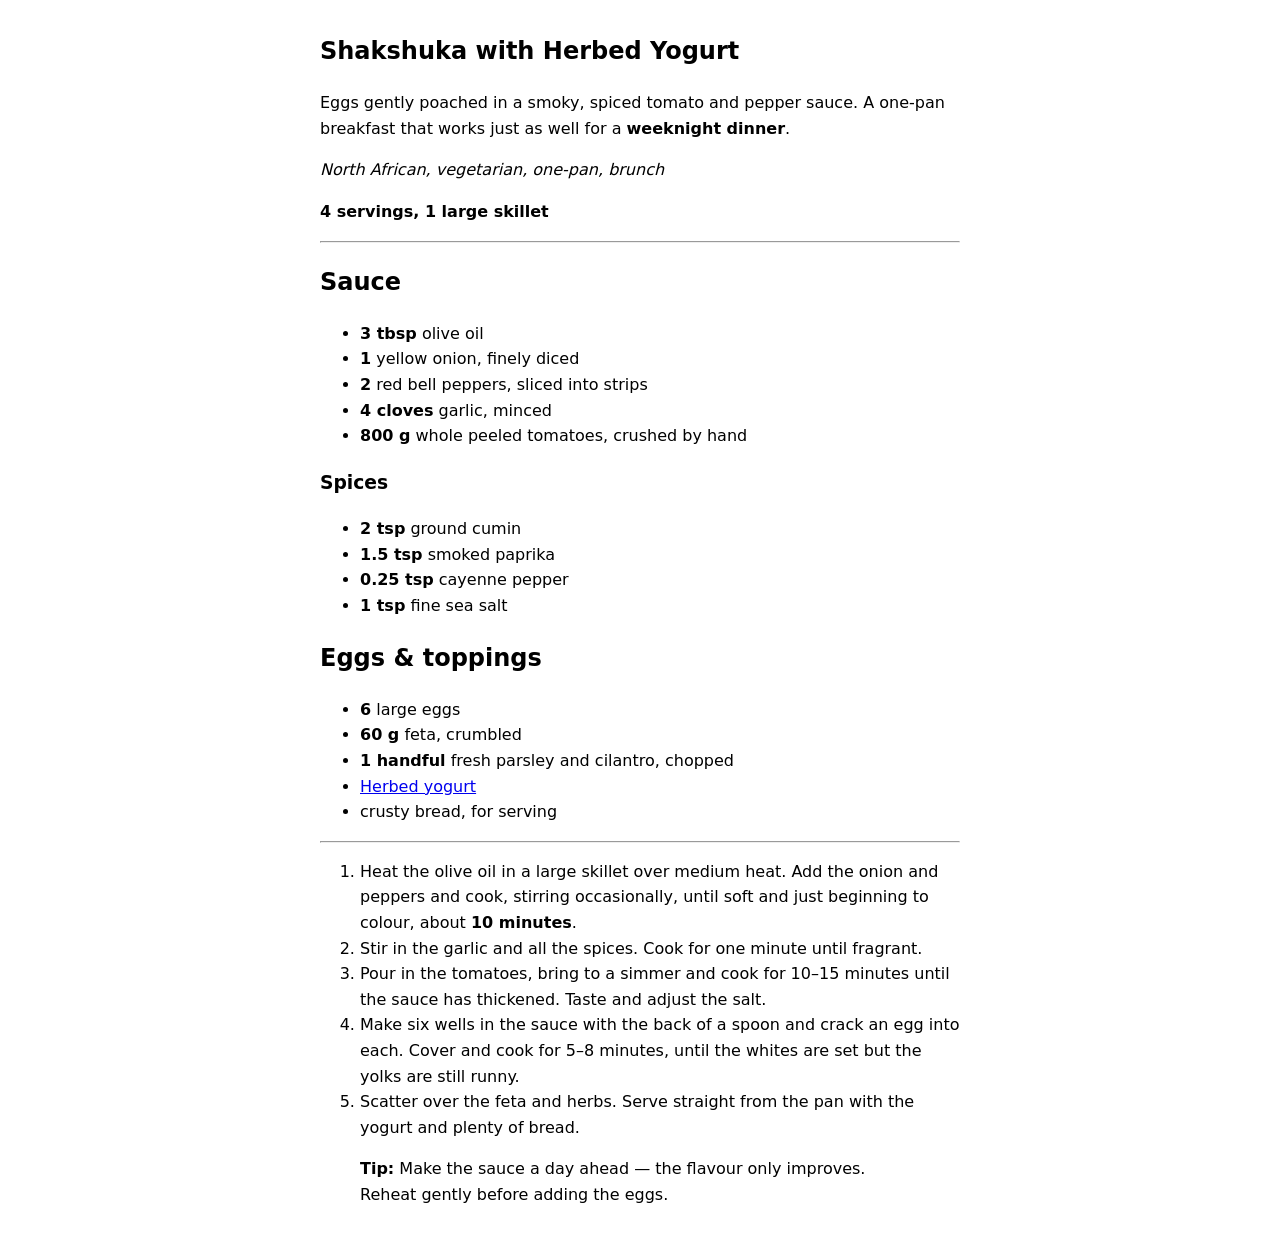
<file: examples/styles/preview/01-minimal.html>
<!DOCTYPE html>
<html lang="en">
<head>
<meta charset="utf-8">
<meta name="viewport" content="width=device-width, initial-scale=1">
<title>recipemd — 01-minimal</title>
<link rel="stylesheet" href="../01-minimal.css">
</head>
<body>
<article class="recipemd-recipe">
<h1 class="recipemd-title">Shakshuka with Herbed Yogurt</h1>
<div class="recipemd-preamble">
  <div class="recipemd-description"><p>Eggs gently poached in a smoky, spiced tomato and pepper sauce. A one-pan
breakfast that works just as well for a <strong>weeknight dinner</strong>.</p>
</div>
  <p class="recipemd-tags"><em>North African, vegetarian, one-pan, brunch</em></p>
  <p class="recipemd-yields"><strong>4 servings, 1 large skillet</strong></p>
</div>
<hr class="recipemd-separator">
<section class="recipemd-ingredients">
<div class="recipemd-ingredient-group">
<h2 class="recipemd-group-title">Sauce</h2>
<ul class="recipemd-ingredient-list">
<li class="recipemd-ingredient"><em class="recipemd-amount">3 tbsp</em> <span class="recipemd-ingredient-name">olive oil</span>
  </li>
<li class="recipemd-ingredient"><em class="recipemd-amount">1</em> <span class="recipemd-ingredient-name">yellow onion, finely diced</span>
  </li>
<li class="recipemd-ingredient"><em class="recipemd-amount">2</em> <span class="recipemd-ingredient-name">red bell peppers, sliced into strips</span>
  </li>
<li class="recipemd-ingredient"><em class="recipemd-amount">4 cloves</em> <span class="recipemd-ingredient-name">garlic, minced</span>
  </li>
<li class="recipemd-ingredient"><em class="recipemd-amount">800 g</em> <span class="recipemd-ingredient-name">whole peeled tomatoes, crushed by hand</span>
  </li>
</ul>
<div class="recipemd-ingredient-group">
<h3 class="recipemd-group-title">Spices</h3>
<ul class="recipemd-ingredient-list">
<li class="recipemd-ingredient"><em class="recipemd-amount">2 tsp</em> <span class="recipemd-ingredient-name">ground cumin</span>
  </li>
<li class="recipemd-ingredient"><em class="recipemd-amount">1.5 tsp</em> <span class="recipemd-ingredient-name">smoked paprika</span>
  </li>
<li class="recipemd-ingredient"><em class="recipemd-amount">0.25 tsp</em> <span class="recipemd-ingredient-name">cayenne pepper</span>
  </li>
<li class="recipemd-ingredient"><em class="recipemd-amount">1 tsp</em> <span class="recipemd-ingredient-name">fine sea salt</span>
  </li>
</ul>

</div>

</div>
<div class="recipemd-ingredient-group">
<h2 class="recipemd-group-title">Eggs &amp; toppings</h2>
<ul class="recipemd-ingredient-list">
<li class="recipemd-ingredient"><em class="recipemd-amount">6</em> <span class="recipemd-ingredient-name">large eggs</span>
  </li>
<li class="recipemd-ingredient"><em class="recipemd-amount">60 g</em> <span class="recipemd-ingredient-name">feta, crumbled</span>
  </li>
<li class="recipemd-ingredient"><em class="recipemd-amount">1 handful</em> <span class="recipemd-ingredient-name">fresh parsley and cilantro, chopped</span>
  </li>
<li class="recipemd-ingredient"><a class="recipemd-ingredient-link" href="https://recipemd.org/">Herbed yogurt</a>
  </li>
<li class="recipemd-ingredient"><span class="recipemd-ingredient-name">crusty bread, for serving</span>
  </li>
</ul>

</div>
</section>
<hr class="recipemd-separator">
<section class="recipemd-instructions"><ol>
<li>Heat the olive oil in a large skillet over medium heat. Add the onion and
peppers and cook, stirring occasionally, until soft and just beginning to
colour, about <strong>10 minutes</strong>.</li>
<li>Stir in the garlic and all the spices. Cook for one minute until fragrant.</li>
<li>Pour in the tomatoes, bring to a simmer and cook for 10–15 minutes until
the sauce has thickened. Taste and adjust the salt.</li>
<li>Make six wells in the sauce with the back of a spoon and crack an egg into
each. Cover and cook for 5–8 minutes, until the whites are set but the
yolks are still runny.</li>
<li>Scatter over the feta and herbs. Serve straight from the pan with the
yogurt and plenty of bread.</li>
</ol>
<blockquote>
<p><strong>Tip:</strong> Make the sauce a day ahead — the flavour only improves. Reheat
gently before adding the eggs.</p>
</blockquote>
</section>
</article>

</body>
</html>
</file>
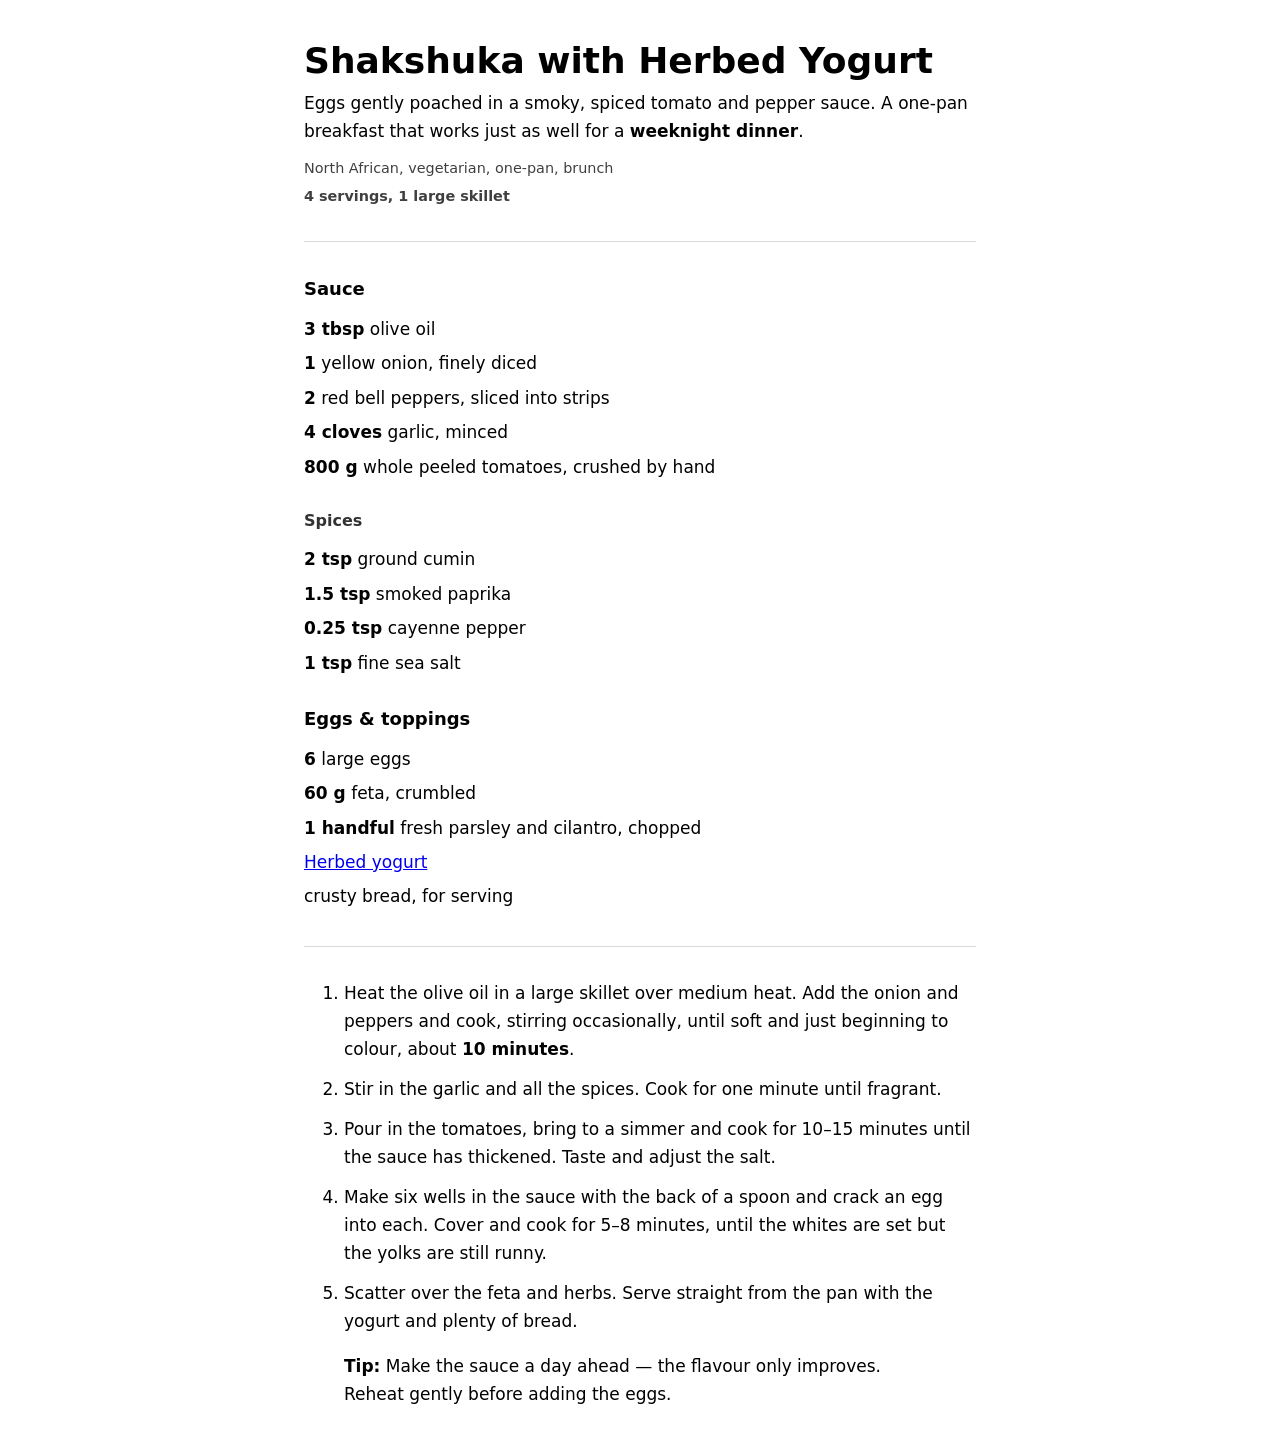
<file: examples/styles/preview/02-clean.html>
<!DOCTYPE html>
<html lang="en">
<head>
<meta charset="utf-8">
<meta name="viewport" content="width=device-width, initial-scale=1">
<title>recipemd — 02-clean</title>
<link rel="stylesheet" href="../02-clean.css">
</head>
<body>
<article class="recipemd-recipe">
<h1 class="recipemd-title">Shakshuka with Herbed Yogurt</h1>
<div class="recipemd-preamble">
  <div class="recipemd-description"><p>Eggs gently poached in a smoky, spiced tomato and pepper sauce. A one-pan
breakfast that works just as well for a <strong>weeknight dinner</strong>.</p>
</div>
  <p class="recipemd-tags"><em>North African, vegetarian, one-pan, brunch</em></p>
  <p class="recipemd-yields"><strong>4 servings, 1 large skillet</strong></p>
</div>
<hr class="recipemd-separator">
<section class="recipemd-ingredients">
<div class="recipemd-ingredient-group">
<h2 class="recipemd-group-title">Sauce</h2>
<ul class="recipemd-ingredient-list">
<li class="recipemd-ingredient"><em class="recipemd-amount">3 tbsp</em> <span class="recipemd-ingredient-name">olive oil</span>
  </li>
<li class="recipemd-ingredient"><em class="recipemd-amount">1</em> <span class="recipemd-ingredient-name">yellow onion, finely diced</span>
  </li>
<li class="recipemd-ingredient"><em class="recipemd-amount">2</em> <span class="recipemd-ingredient-name">red bell peppers, sliced into strips</span>
  </li>
<li class="recipemd-ingredient"><em class="recipemd-amount">4 cloves</em> <span class="recipemd-ingredient-name">garlic, minced</span>
  </li>
<li class="recipemd-ingredient"><em class="recipemd-amount">800 g</em> <span class="recipemd-ingredient-name">whole peeled tomatoes, crushed by hand</span>
  </li>
</ul>
<div class="recipemd-ingredient-group">
<h3 class="recipemd-group-title">Spices</h3>
<ul class="recipemd-ingredient-list">
<li class="recipemd-ingredient"><em class="recipemd-amount">2 tsp</em> <span class="recipemd-ingredient-name">ground cumin</span>
  </li>
<li class="recipemd-ingredient"><em class="recipemd-amount">1.5 tsp</em> <span class="recipemd-ingredient-name">smoked paprika</span>
  </li>
<li class="recipemd-ingredient"><em class="recipemd-amount">0.25 tsp</em> <span class="recipemd-ingredient-name">cayenne pepper</span>
  </li>
<li class="recipemd-ingredient"><em class="recipemd-amount">1 tsp</em> <span class="recipemd-ingredient-name">fine sea salt</span>
  </li>
</ul>

</div>

</div>
<div class="recipemd-ingredient-group">
<h2 class="recipemd-group-title">Eggs &amp; toppings</h2>
<ul class="recipemd-ingredient-list">
<li class="recipemd-ingredient"><em class="recipemd-amount">6</em> <span class="recipemd-ingredient-name">large eggs</span>
  </li>
<li class="recipemd-ingredient"><em class="recipemd-amount">60 g</em> <span class="recipemd-ingredient-name">feta, crumbled</span>
  </li>
<li class="recipemd-ingredient"><em class="recipemd-amount">1 handful</em> <span class="recipemd-ingredient-name">fresh parsley and cilantro, chopped</span>
  </li>
<li class="recipemd-ingredient"><a class="recipemd-ingredient-link" href="https://recipemd.org/">Herbed yogurt</a>
  </li>
<li class="recipemd-ingredient"><span class="recipemd-ingredient-name">crusty bread, for serving</span>
  </li>
</ul>

</div>
</section>
<hr class="recipemd-separator">
<section class="recipemd-instructions"><ol>
<li>Heat the olive oil in a large skillet over medium heat. Add the onion and
peppers and cook, stirring occasionally, until soft and just beginning to
colour, about <strong>10 minutes</strong>.</li>
<li>Stir in the garlic and all the spices. Cook for one minute until fragrant.</li>
<li>Pour in the tomatoes, bring to a simmer and cook for 10–15 minutes until
the sauce has thickened. Taste and adjust the salt.</li>
<li>Make six wells in the sauce with the back of a spoon and crack an egg into
each. Cover and cook for 5–8 minutes, until the whites are set but the
yolks are still runny.</li>
<li>Scatter over the feta and herbs. Serve straight from the pan with the
yogurt and plenty of bread.</li>
</ol>
<blockquote>
<p><strong>Tip:</strong> Make the sauce a day ahead — the flavour only improves. Reheat
gently before adding the eggs.</p>
</blockquote>
</section>
</article>

</body>
</html>
</file>
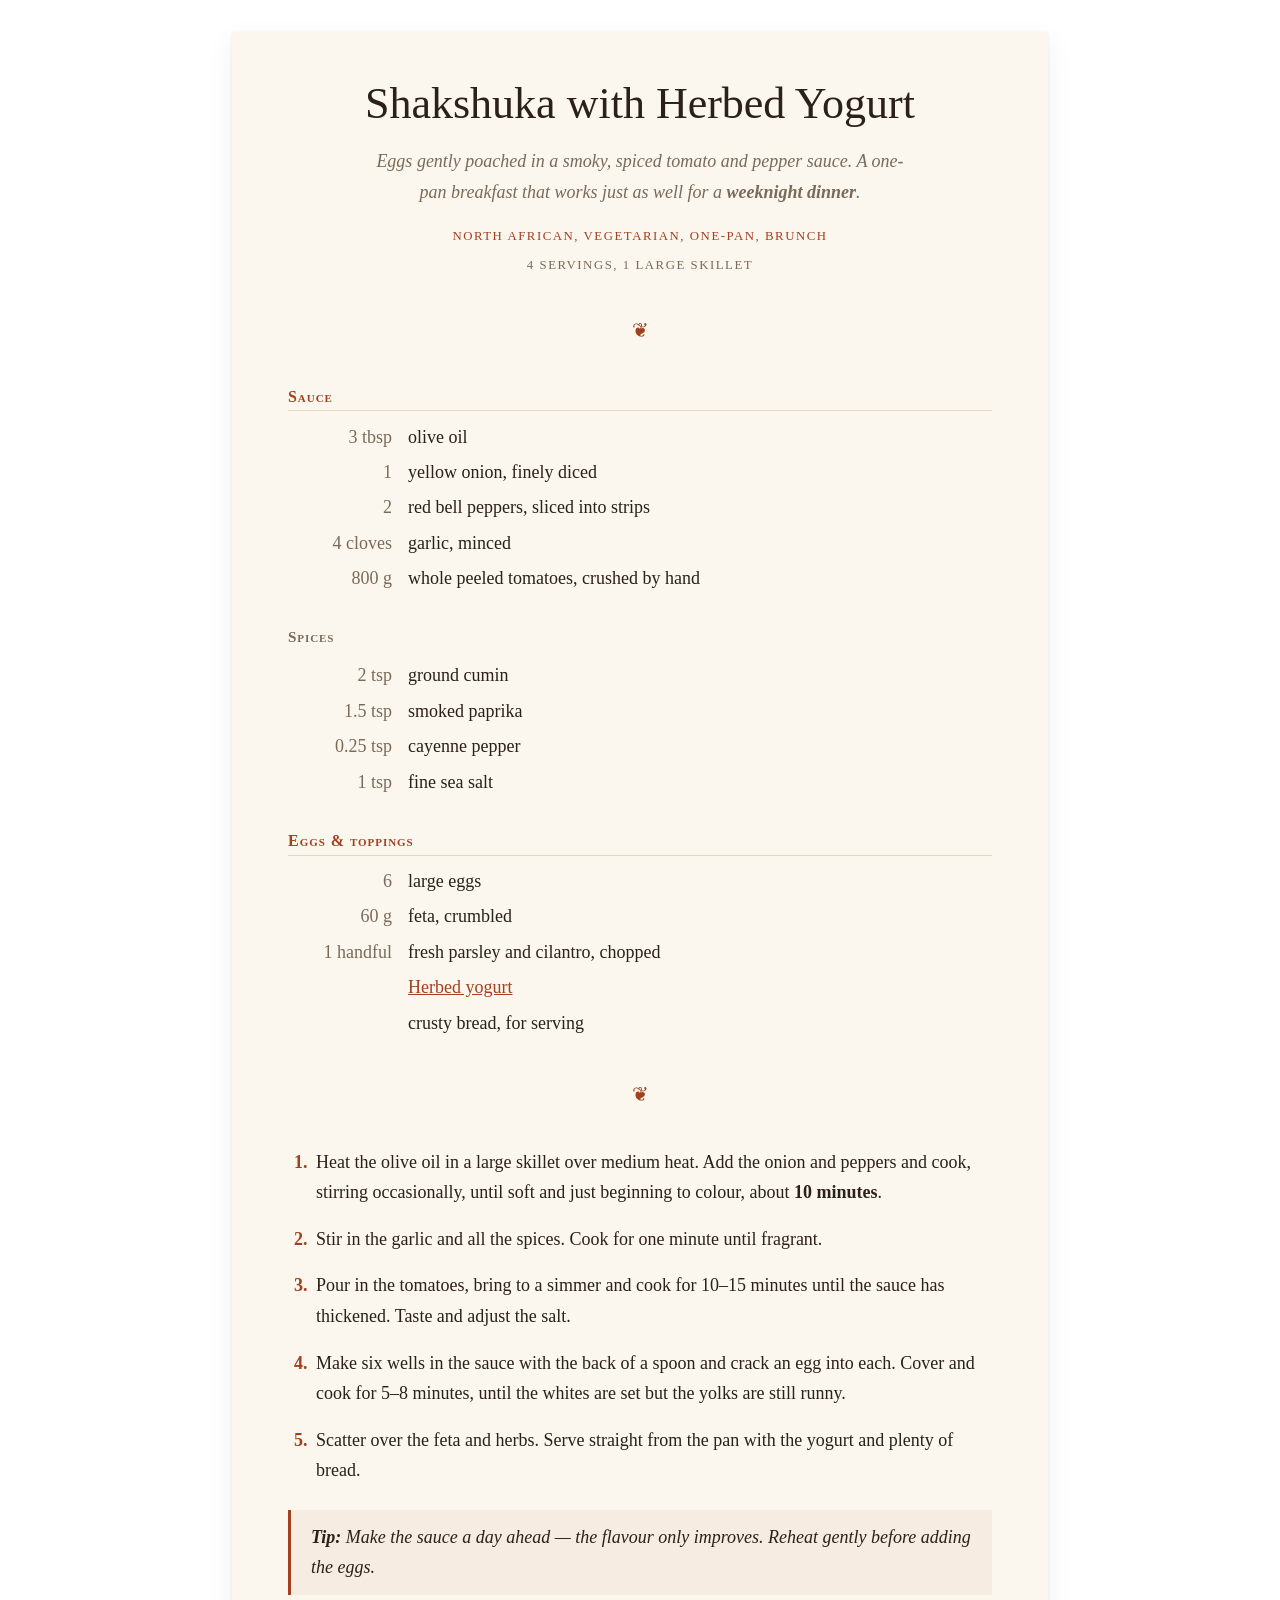
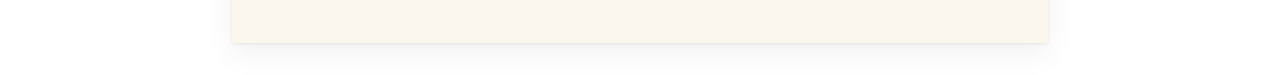
<file: examples/styles/preview/03-cookbook.html>
<!DOCTYPE html>
<html lang="en">
<head>
<meta charset="utf-8">
<meta name="viewport" content="width=device-width, initial-scale=1">
<title>recipemd — 03-cookbook</title>
<link rel="stylesheet" href="../03-cookbook.css">
</head>
<body>
<article class="recipemd-recipe">
<h1 class="recipemd-title">Shakshuka with Herbed Yogurt</h1>
<div class="recipemd-preamble">
  <div class="recipemd-description"><p>Eggs gently poached in a smoky, spiced tomato and pepper sauce. A one-pan
breakfast that works just as well for a <strong>weeknight dinner</strong>.</p>
</div>
  <p class="recipemd-tags"><em>North African, vegetarian, one-pan, brunch</em></p>
  <p class="recipemd-yields"><strong>4 servings, 1 large skillet</strong></p>
</div>
<hr class="recipemd-separator">
<section class="recipemd-ingredients">
<div class="recipemd-ingredient-group">
<h2 class="recipemd-group-title">Sauce</h2>
<ul class="recipemd-ingredient-list">
<li class="recipemd-ingredient"><em class="recipemd-amount">3 tbsp</em> <span class="recipemd-ingredient-name">olive oil</span>
  </li>
<li class="recipemd-ingredient"><em class="recipemd-amount">1</em> <span class="recipemd-ingredient-name">yellow onion, finely diced</span>
  </li>
<li class="recipemd-ingredient"><em class="recipemd-amount">2</em> <span class="recipemd-ingredient-name">red bell peppers, sliced into strips</span>
  </li>
<li class="recipemd-ingredient"><em class="recipemd-amount">4 cloves</em> <span class="recipemd-ingredient-name">garlic, minced</span>
  </li>
<li class="recipemd-ingredient"><em class="recipemd-amount">800 g</em> <span class="recipemd-ingredient-name">whole peeled tomatoes, crushed by hand</span>
  </li>
</ul>
<div class="recipemd-ingredient-group">
<h3 class="recipemd-group-title">Spices</h3>
<ul class="recipemd-ingredient-list">
<li class="recipemd-ingredient"><em class="recipemd-amount">2 tsp</em> <span class="recipemd-ingredient-name">ground cumin</span>
  </li>
<li class="recipemd-ingredient"><em class="recipemd-amount">1.5 tsp</em> <span class="recipemd-ingredient-name">smoked paprika</span>
  </li>
<li class="recipemd-ingredient"><em class="recipemd-amount">0.25 tsp</em> <span class="recipemd-ingredient-name">cayenne pepper</span>
  </li>
<li class="recipemd-ingredient"><em class="recipemd-amount">1 tsp</em> <span class="recipemd-ingredient-name">fine sea salt</span>
  </li>
</ul>

</div>

</div>
<div class="recipemd-ingredient-group">
<h2 class="recipemd-group-title">Eggs &amp; toppings</h2>
<ul class="recipemd-ingredient-list">
<li class="recipemd-ingredient"><em class="recipemd-amount">6</em> <span class="recipemd-ingredient-name">large eggs</span>
  </li>
<li class="recipemd-ingredient"><em class="recipemd-amount">60 g</em> <span class="recipemd-ingredient-name">feta, crumbled</span>
  </li>
<li class="recipemd-ingredient"><em class="recipemd-amount">1 handful</em> <span class="recipemd-ingredient-name">fresh parsley and cilantro, chopped</span>
  </li>
<li class="recipemd-ingredient"><a class="recipemd-ingredient-link" href="https://recipemd.org/">Herbed yogurt</a>
  </li>
<li class="recipemd-ingredient"><span class="recipemd-ingredient-name">crusty bread, for serving</span>
  </li>
</ul>

</div>
</section>
<hr class="recipemd-separator">
<section class="recipemd-instructions"><ol>
<li>Heat the olive oil in a large skillet over medium heat. Add the onion and
peppers and cook, stirring occasionally, until soft and just beginning to
colour, about <strong>10 minutes</strong>.</li>
<li>Stir in the garlic and all the spices. Cook for one minute until fragrant.</li>
<li>Pour in the tomatoes, bring to a simmer and cook for 10–15 minutes until
the sauce has thickened. Taste and adjust the salt.</li>
<li>Make six wells in the sauce with the back of a spoon and crack an egg into
each. Cover and cook for 5–8 minutes, until the whites are set but the
yolks are still runny.</li>
<li>Scatter over the feta and herbs. Serve straight from the pan with the
yogurt and plenty of bread.</li>
</ol>
<blockquote>
<p><strong>Tip:</strong> Make the sauce a day ahead — the flavour only improves. Reheat
gently before adding the eggs.</p>
</blockquote>
</section>
</article>

</body>
</html>
</file>
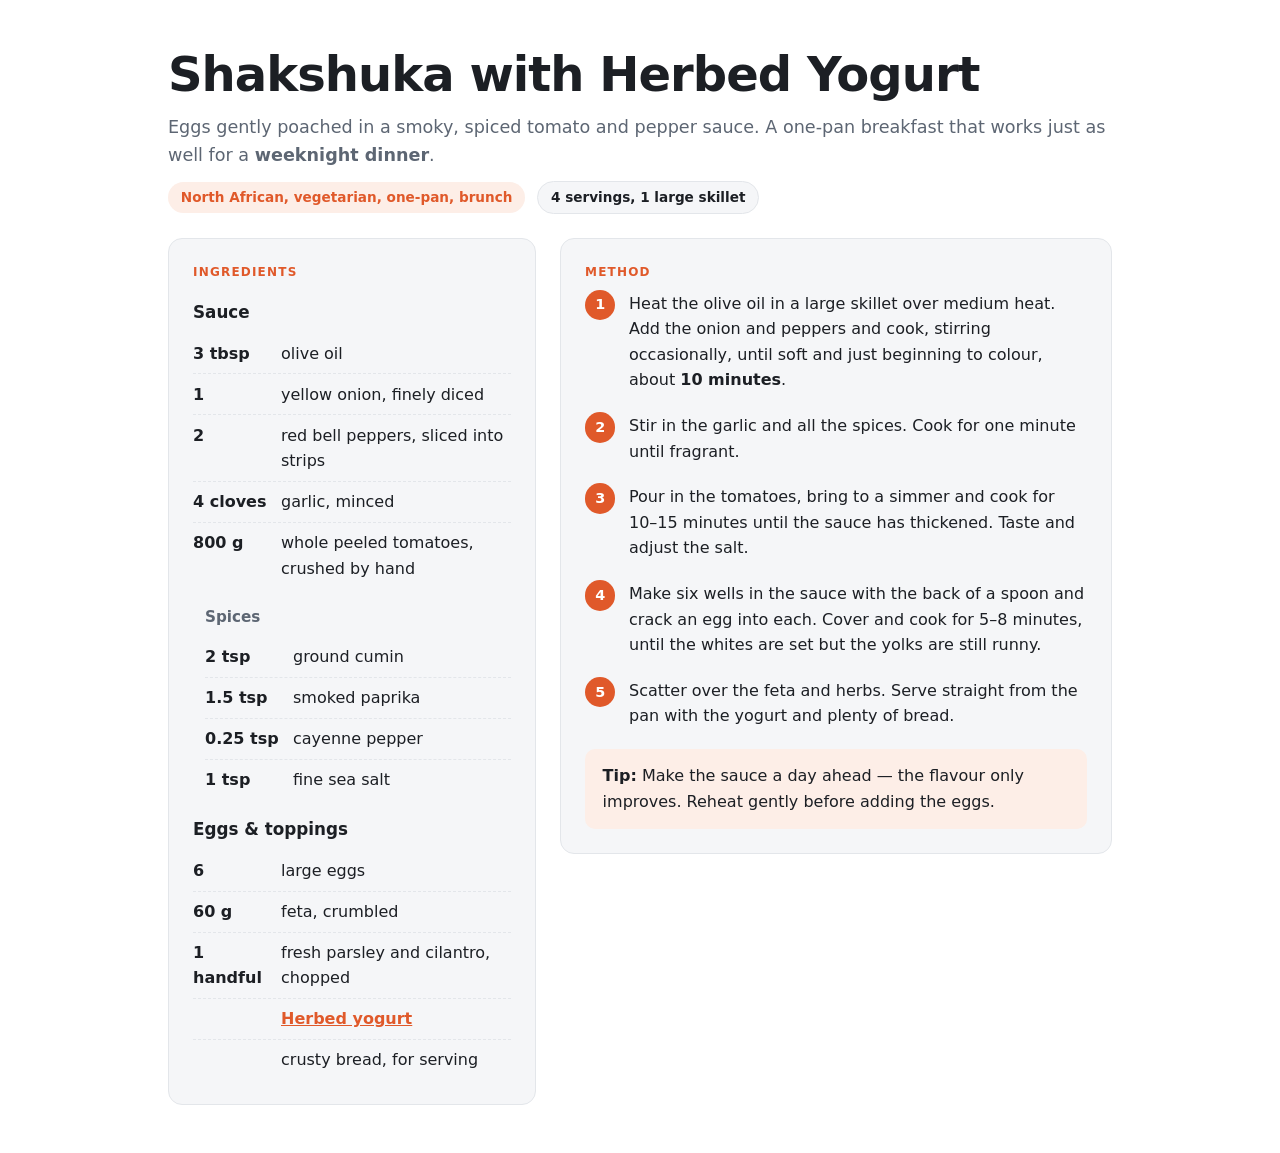
<file: examples/styles/preview/04-modern.html>
<!DOCTYPE html>
<html lang="en">
<head>
<meta charset="utf-8">
<meta name="viewport" content="width=device-width, initial-scale=1">
<title>recipemd — 04-modern</title>
<link rel="stylesheet" href="../04-modern.css">
</head>
<body>
<article class="recipemd-recipe">
<h1 class="recipemd-title">Shakshuka with Herbed Yogurt</h1>
<div class="recipemd-preamble">
  <div class="recipemd-description"><p>Eggs gently poached in a smoky, spiced tomato and pepper sauce. A one-pan
breakfast that works just as well for a <strong>weeknight dinner</strong>.</p>
</div>
  <p class="recipemd-tags"><em>North African, vegetarian, one-pan, brunch</em></p>
  <p class="recipemd-yields"><strong>4 servings, 1 large skillet</strong></p>
</div>
<hr class="recipemd-separator">
<section class="recipemd-ingredients">
<div class="recipemd-ingredient-group">
<h2 class="recipemd-group-title">Sauce</h2>
<ul class="recipemd-ingredient-list">
<li class="recipemd-ingredient"><em class="recipemd-amount">3 tbsp</em> <span class="recipemd-ingredient-name">olive oil</span>
  </li>
<li class="recipemd-ingredient"><em class="recipemd-amount">1</em> <span class="recipemd-ingredient-name">yellow onion, finely diced</span>
  </li>
<li class="recipemd-ingredient"><em class="recipemd-amount">2</em> <span class="recipemd-ingredient-name">red bell peppers, sliced into strips</span>
  </li>
<li class="recipemd-ingredient"><em class="recipemd-amount">4 cloves</em> <span class="recipemd-ingredient-name">garlic, minced</span>
  </li>
<li class="recipemd-ingredient"><em class="recipemd-amount">800 g</em> <span class="recipemd-ingredient-name">whole peeled tomatoes, crushed by hand</span>
  </li>
</ul>
<div class="recipemd-ingredient-group">
<h3 class="recipemd-group-title">Spices</h3>
<ul class="recipemd-ingredient-list">
<li class="recipemd-ingredient"><em class="recipemd-amount">2 tsp</em> <span class="recipemd-ingredient-name">ground cumin</span>
  </li>
<li class="recipemd-ingredient"><em class="recipemd-amount">1.5 tsp</em> <span class="recipemd-ingredient-name">smoked paprika</span>
  </li>
<li class="recipemd-ingredient"><em class="recipemd-amount">0.25 tsp</em> <span class="recipemd-ingredient-name">cayenne pepper</span>
  </li>
<li class="recipemd-ingredient"><em class="recipemd-amount">1 tsp</em> <span class="recipemd-ingredient-name">fine sea salt</span>
  </li>
</ul>

</div>

</div>
<div class="recipemd-ingredient-group">
<h2 class="recipemd-group-title">Eggs &amp; toppings</h2>
<ul class="recipemd-ingredient-list">
<li class="recipemd-ingredient"><em class="recipemd-amount">6</em> <span class="recipemd-ingredient-name">large eggs</span>
  </li>
<li class="recipemd-ingredient"><em class="recipemd-amount">60 g</em> <span class="recipemd-ingredient-name">feta, crumbled</span>
  </li>
<li class="recipemd-ingredient"><em class="recipemd-amount">1 handful</em> <span class="recipemd-ingredient-name">fresh parsley and cilantro, chopped</span>
  </li>
<li class="recipemd-ingredient"><a class="recipemd-ingredient-link" href="https://recipemd.org/">Herbed yogurt</a>
  </li>
<li class="recipemd-ingredient"><span class="recipemd-ingredient-name">crusty bread, for serving</span>
  </li>
</ul>

</div>
</section>
<hr class="recipemd-separator">
<section class="recipemd-instructions"><ol>
<li>Heat the olive oil in a large skillet over medium heat. Add the onion and
peppers and cook, stirring occasionally, until soft and just beginning to
colour, about <strong>10 minutes</strong>.</li>
<li>Stir in the garlic and all the spices. Cook for one minute until fragrant.</li>
<li>Pour in the tomatoes, bring to a simmer and cook for 10–15 minutes until
the sauce has thickened. Taste and adjust the salt.</li>
<li>Make six wells in the sauce with the back of a spoon and crack an egg into
each. Cover and cook for 5–8 minutes, until the whites are set but the
yolks are still runny.</li>
<li>Scatter over the feta and herbs. Serve straight from the pan with the
yogurt and plenty of bread.</li>
</ol>
<blockquote>
<p><strong>Tip:</strong> Make the sauce a day ahead — the flavour only improves. Reheat
gently before adding the eggs.</p>
</blockquote>
</section>
</article>

</body>
</html>
</file>
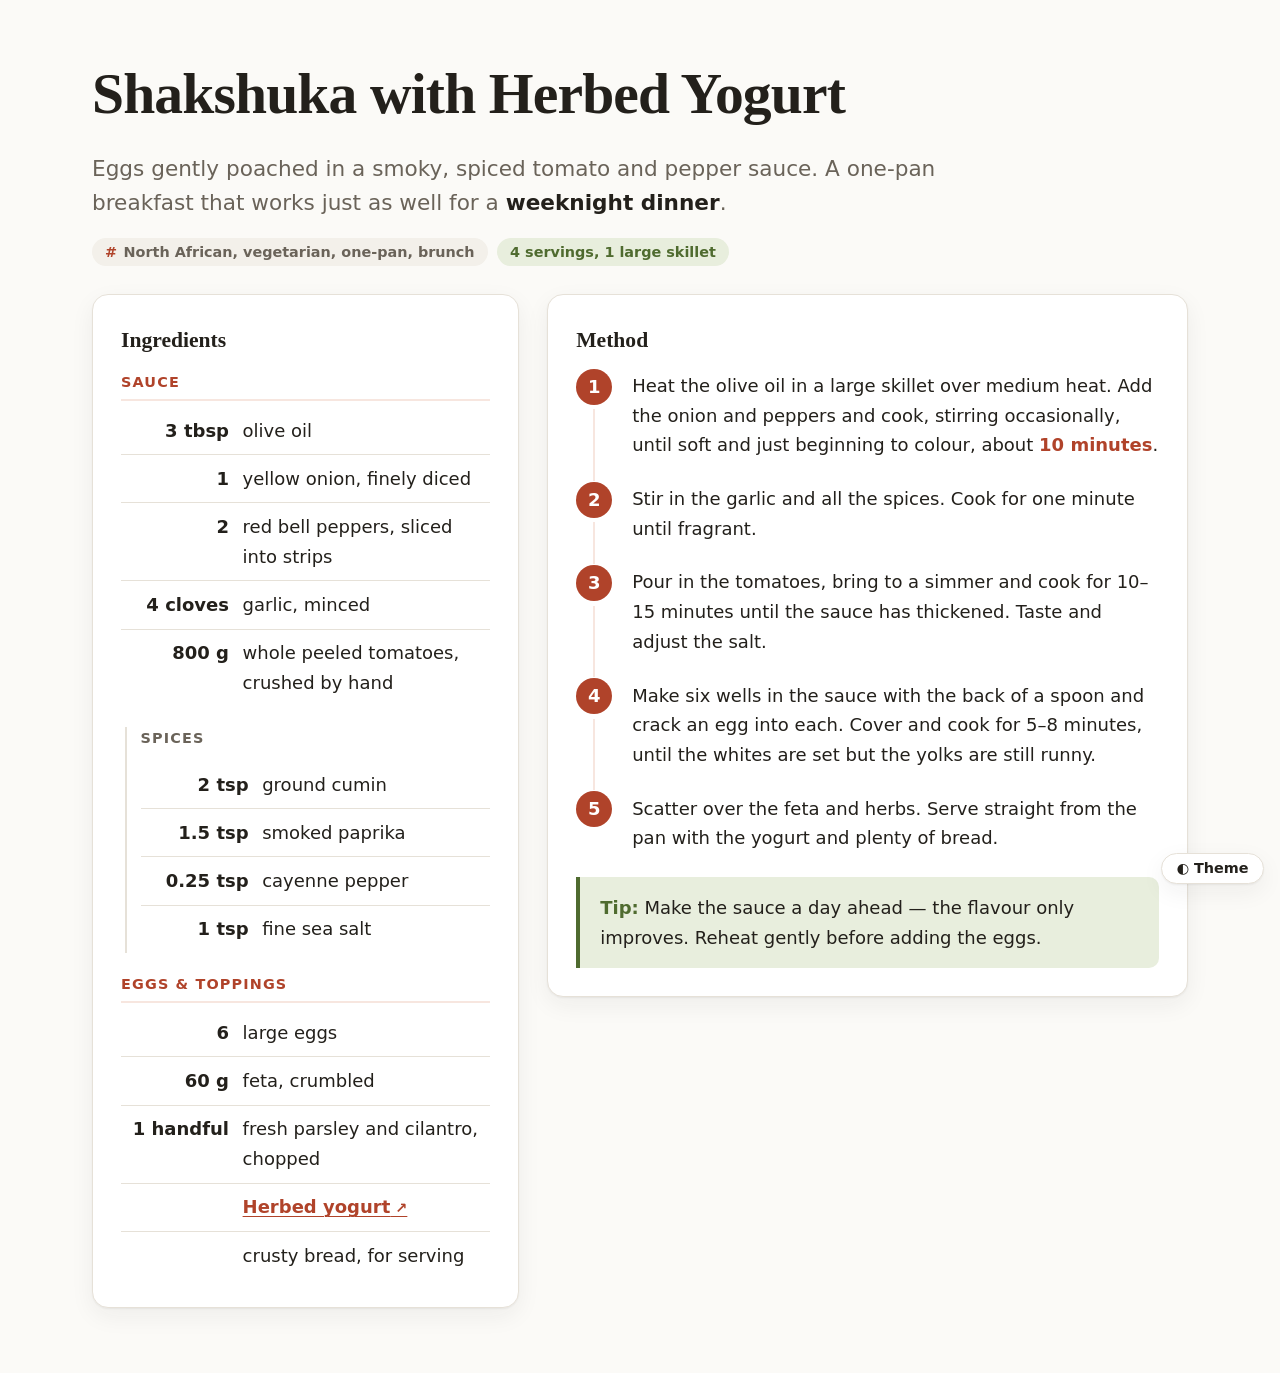
<file: examples/styles/preview/05-complete.html>
<!DOCTYPE html>
<html lang="en">
<head>
<meta charset="utf-8">
<meta name="viewport" content="width=device-width, initial-scale=1">
<title>recipemd — 05-complete</title>
<link rel="stylesheet" href="../05-complete.css">
</head>
<body>
<article class="recipemd-recipe">
<h1 class="recipemd-title">Shakshuka with Herbed Yogurt</h1>
<div class="recipemd-preamble">
  <div class="recipemd-description"><p>Eggs gently poached in a smoky, spiced tomato and pepper sauce. A one-pan
breakfast that works just as well for a <strong>weeknight dinner</strong>.</p>
</div>
  <p class="recipemd-tags"><em>North African, vegetarian, one-pan, brunch</em></p>
  <p class="recipemd-yields"><strong>4 servings, 1 large skillet</strong></p>
</div>
<hr class="recipemd-separator">
<section class="recipemd-ingredients">
<div class="recipemd-ingredient-group">
<h2 class="recipemd-group-title">Sauce</h2>
<ul class="recipemd-ingredient-list">
<li class="recipemd-ingredient"><em class="recipemd-amount">3 tbsp</em> <span class="recipemd-ingredient-name">olive oil</span>
  </li>
<li class="recipemd-ingredient"><em class="recipemd-amount">1</em> <span class="recipemd-ingredient-name">yellow onion, finely diced</span>
  </li>
<li class="recipemd-ingredient"><em class="recipemd-amount">2</em> <span class="recipemd-ingredient-name">red bell peppers, sliced into strips</span>
  </li>
<li class="recipemd-ingredient"><em class="recipemd-amount">4 cloves</em> <span class="recipemd-ingredient-name">garlic, minced</span>
  </li>
<li class="recipemd-ingredient"><em class="recipemd-amount">800 g</em> <span class="recipemd-ingredient-name">whole peeled tomatoes, crushed by hand</span>
  </li>
</ul>
<div class="recipemd-ingredient-group">
<h3 class="recipemd-group-title">Spices</h3>
<ul class="recipemd-ingredient-list">
<li class="recipemd-ingredient"><em class="recipemd-amount">2 tsp</em> <span class="recipemd-ingredient-name">ground cumin</span>
  </li>
<li class="recipemd-ingredient"><em class="recipemd-amount">1.5 tsp</em> <span class="recipemd-ingredient-name">smoked paprika</span>
  </li>
<li class="recipemd-ingredient"><em class="recipemd-amount">0.25 tsp</em> <span class="recipemd-ingredient-name">cayenne pepper</span>
  </li>
<li class="recipemd-ingredient"><em class="recipemd-amount">1 tsp</em> <span class="recipemd-ingredient-name">fine sea salt</span>
  </li>
</ul>

</div>

</div>
<div class="recipemd-ingredient-group">
<h2 class="recipemd-group-title">Eggs &amp; toppings</h2>
<ul class="recipemd-ingredient-list">
<li class="recipemd-ingredient"><em class="recipemd-amount">6</em> <span class="recipemd-ingredient-name">large eggs</span>
  </li>
<li class="recipemd-ingredient"><em class="recipemd-amount">60 g</em> <span class="recipemd-ingredient-name">feta, crumbled</span>
  </li>
<li class="recipemd-ingredient"><em class="recipemd-amount">1 handful</em> <span class="recipemd-ingredient-name">fresh parsley and cilantro, chopped</span>
  </li>
<li class="recipemd-ingredient"><a class="recipemd-ingredient-link" href="https://recipemd.org/">Herbed yogurt</a>
  </li>
<li class="recipemd-ingredient"><span class="recipemd-ingredient-name">crusty bread, for serving</span>
  </li>
</ul>

</div>
</section>
<hr class="recipemd-separator">
<section class="recipemd-instructions"><ol>
<li>Heat the olive oil in a large skillet over medium heat. Add the onion and
peppers and cook, stirring occasionally, until soft and just beginning to
colour, about <strong>10 minutes</strong>.</li>
<li>Stir in the garlic and all the spices. Cook for one minute until fragrant.</li>
<li>Pour in the tomatoes, bring to a simmer and cook for 10–15 minutes until
the sauce has thickened. Taste and adjust the salt.</li>
<li>Make six wells in the sauce with the back of a spoon and crack an egg into
each. Cover and cook for 5–8 minutes, until the whites are set but the
yolks are still runny.</li>
<li>Scatter over the feta and herbs. Serve straight from the pan with the
yogurt and plenty of bread.</li>
</ol>
<blockquote>
<p><strong>Tip:</strong> Make the sauce a day ahead — the flavour only improves. Reheat
gently before adding the eggs.</p>
</blockquote>
</section>
</article>
<button class="recipemd-theme-toggle" type="button" aria-label="Toggle colour theme">◐ Theme</button>
<script>
  // Cycle: system -> light -> dark -> system. Persisted in localStorage.
  (function () {
    var root = document.documentElement, key = "recipemd-theme";
    var saved = localStorage.getItem(key);
    if (saved) root.dataset.theme = saved;
    document.querySelector(".recipemd-theme-toggle").addEventListener("click", function () {
      var next = { "": "light", light: "dark", dark: "" }[root.dataset.theme || ""];
      if (next) { root.dataset.theme = next; localStorage.setItem(key, next); }
      else { delete root.dataset.theme; localStorage.removeItem(key); }
    });
  })();
</script>
</body>
</html>
</file>
<file: examples/styles/01-minimal.css>
/*
 * recipemd 01 — Minimal
 *
 * The smallest useful stylesheet: a readable measure, system fonts and
 * a little breathing room. Everything else is left to the browser.
 */

.recipemd-recipe {
  max-width: 40rem;
  margin: 2rem auto;
  padding: 0 1rem;
  font-family: system-ui, sans-serif;
  line-height: 1.6;
}

.recipemd-amount {
  font-style: normal;
  font-weight: 600;
}
</file>
<file: examples/styles/02-clean.css>
/*
 * recipemd 02 — Clean
 *
 * Simple typographic hierarchy: muted metadata, subtle separators,
 * bulletless ingredient lists with bold amounts. Respects the user's
 * light/dark preference through `color-scheme` alone.
 */

.recipemd-recipe {
  color-scheme: light dark;
  max-width: 42rem;
  margin: 2.5rem auto;
  padding: 0 1.25rem;
  font: 1.0625rem/1.65 system-ui, -apple-system, "Segoe UI", Roboto, sans-serif;
}

.recipemd-title {
  margin: 0 0 0.5rem;
  font-size: 2.25rem;
  line-height: 1.15;
}

.recipemd-description p { margin: 0 0 0.75rem; }

.recipemd-tags,
.recipemd-yields {
  margin: 0.25rem 0;
  font-size: 0.9rem;
  opacity: 0.75;
}

.recipemd-tags em { font-style: normal; }

.recipemd-separator {
  margin: 2rem 0;
  border: 0;
  border-top: 1px solid currentColor;
  opacity: 0.15;
}

.recipemd-group-title {
  margin: 1.5rem 0 0.5rem;
  font-size: 1.125rem;
}

h3.recipemd-group-title { font-size: 1rem; opacity: 0.8; }

.recipemd-ingredient-list {
  margin: 0;
  padding: 0;
  list-style: none;
}

.recipemd-ingredient { padding: 0.2rem 0; }

.recipemd-amount {
  font-style: normal;
  font-weight: 700;
}

.recipemd-instructions li { margin-bottom: 0.75rem; }
</file>
<file: examples/styles/03-cookbook.css>
/*
 * recipemd 03 — Cookbook
 *
 * A printed-cookbook feel: serif type, warm paper tones, small-caps
 * section titles and amounts aligned in their own column. Light only,
 * by design — it imitates paper.
 */

.recipemd-recipe {
  --ink: #2b2118;
  --muted: #7a6a58;
  --accent: #a3401f;
  --paper: #fbf6ee;
  --rule: #e4d8c6;

  max-width: 44rem;
  margin: 2rem auto;
  padding: 3rem clamp(1.25rem, 5vw, 3.5rem);
  background: var(--paper);
  color: var(--ink);
  font: 1.125rem/1.7 "Iowan Old Style", "Palatino Linotype", Palatino,
    Georgia, "Times New Roman", serif;
  box-shadow: 0 1px 3px rgb(0 0 0 / 0.08), 0 10px 30px rgb(0 0 0 / 0.06);
}

.recipemd-title {
  margin: 0;
  font-size: clamp(2rem, 6vw, 2.75rem);
  font-weight: 400;
  line-height: 1.1;
  text-align: center;
}

.recipemd-preamble { text-align: center; }

.recipemd-description {
  margin: 1rem auto 0;
  max-width: 34rem;
  font-style: italic;
  color: var(--muted);
}

.recipemd-tags,
.recipemd-yields {
  margin: 0.5rem 0 0;
  font-size: 0.8rem;
  letter-spacing: 0.12em;
  text-transform: uppercase;
}

.recipemd-tags em { font-style: normal; color: var(--accent); }
.recipemd-yields strong { font-weight: 400; color: var(--muted); }

/* A centred ornament instead of a plain rule. */
.recipemd-separator {
  margin: 2.25rem 0;
  border: 0;
  text-align: center;
  overflow: visible;
}
.recipemd-separator::after {
  content: "\2766"; /* ❦ */
  color: var(--accent);
  font-size: 1.25rem;
}

.recipemd-group-title {
  margin: 1.75rem 0 0.5rem;
  font-size: 1rem;
  font-weight: 600;
  font-variant: small-caps;
  letter-spacing: 0.06em;
  color: var(--accent);
  border-bottom: 1px solid var(--rule);
}
h3.recipemd-group-title { font-size: 0.95rem; color: var(--muted); border: 0; }

.recipemd-ingredient-list { margin: 0; padding: 0; list-style: none; }

/* Amounts in a fixed column so names line up. */
.recipemd-ingredient {
  display: grid;
  grid-template-columns: 6.5rem 1fr;
  gap: 1rem;
  padding: 0.15rem 0;
}
.recipemd-ingredient > :only-child { grid-column: 2; }

.recipemd-amount {
  font-style: normal;
  font-variant-numeric: tabular-nums;
  text-align: right;
  color: var(--muted);
}

.recipemd-ingredient-link { color: var(--accent); }

.recipemd-instructions ol { padding-left: 1.5rem; }
.recipemd-instructions li { margin-bottom: 1rem; padding-left: 0.25rem; }
.recipemd-instructions li::marker { color: var(--accent); font-weight: 600; }

.recipemd-instructions blockquote {
  margin: 1.5rem 0 0;
  padding: 0.75rem 1.25rem;
  border-left: 3px solid var(--accent);
  background: rgb(163 64 31 / 0.06);
  font-style: italic;
}
.recipemd-instructions blockquote p { margin: 0; }

@media (max-width: 30rem) {
  .recipemd-recipe { margin: 0; box-shadow: none; }
  .recipemd-ingredient { grid-template-columns: 5rem 1fr; gap: 0.75rem; }
}
</file>
<file: examples/styles/04-modern.css>
/*
 * recipemd 04 — Modern
 *
 * A card-based layout. On wide screens ingredients and method sit side
 * by side; on narrow screens they stack. Follows the operating system's
 * light/dark preference automatically via prefers-color-scheme.
 */

:root {
  --rmd-bg: #ffffff;
  --rmd-surface: #f5f6f8;
  --rmd-text: #1c1f24;
  --rmd-muted: #5d6673;
  --rmd-accent: #e0592a;
  --rmd-accent-soft: #fdeee7;
  --rmd-border: #e3e6ea;
  --rmd-radius: 14px;
}

@media (prefers-color-scheme: dark) {
  :root {
    --rmd-bg: #14161a;
    --rmd-surface: #1e2127;
    --rmd-text: #e8eaed;
    --rmd-muted: #9aa3ae;
    --rmd-accent: #ff8a5c;
    --rmd-accent-soft: #3a2219;
    --rmd-border: #2c3038;
  }
}

/* Paint the whole page to match. Remove if the host page sets its own. */
:root:has(.recipemd-recipe) { background: var(--rmd-bg); }

.recipemd-recipe {
  box-sizing: border-box;
  display: grid;
  grid-template-columns: minmax(0, 1fr);
  gap: 1.5rem;
  max-width: 64rem;
  margin: 0 auto;
  padding: clamp(1rem, 4vw, 2.5rem);
  background: var(--rmd-bg);
  color: var(--rmd-text);
  font: 1rem/1.6 Inter, system-ui, -apple-system, "Segoe UI", Roboto, sans-serif;
}


.recipemd-recipe *,
.recipemd-recipe *::before { box-sizing: inherit; }

.recipemd-title {
  margin: 0;
  font-size: clamp(1.9rem, 5vw, 3rem);
  font-weight: 800;
  letter-spacing: -0.02em;
  line-height: 1.1;
}

.recipemd-preamble {
  display: flex;
  flex-wrap: wrap;
  align-items: center;
  gap: 0.5rem 0.75rem;
  margin-top: -0.75rem;
}
.recipemd-description { flex-basis: 100%; color: var(--rmd-muted); font-size: 1.1rem; }
.recipemd-description p { margin: 0 0 0.25rem; }

.recipemd-tags,
.recipemd-yields {
  margin: 0;
  padding: 0.3rem 0.8rem;
  border-radius: 999px;
  font-size: 0.85rem;
}
.recipemd-tags { background: var(--rmd-accent-soft); color: var(--rmd-accent); }
.recipemd-tags em { font-style: normal; font-weight: 600; }
.recipemd-yields { background: var(--rmd-surface); border: 1px solid var(--rmd-border); }
.recipemd-yields strong { font-weight: 600; }

.recipemd-separator { display: none; }

.recipemd-ingredients,
.recipemd-instructions {
  padding: 1.5rem;
  border: 1px solid var(--rmd-border);
  border-radius: var(--rmd-radius);
  background: var(--rmd-surface);
}

.recipemd-ingredients::before,
.recipemd-instructions::before {
  display: block;
  margin-bottom: 0.5rem;
  font-size: 0.75rem;
  font-weight: 700;
  letter-spacing: 0.1em;
  text-transform: uppercase;
  color: var(--rmd-accent);
}
.recipemd-ingredients::before { content: "Ingredients"; }
.recipemd-instructions::before { content: "Method"; }

.recipemd-group-title { margin: 1rem 0 0.5rem; font-size: 1.05rem; }
h3.recipemd-group-title { font-size: 0.95rem; color: var(--rmd-muted); }
.recipemd-ingredient-group .recipemd-ingredient-group { margin-left: 0.75rem; }

.recipemd-ingredient-list { margin: 0; padding: 0; list-style: none; }
.recipemd-ingredient {
  display: grid;
  grid-template-columns: 5rem 1fr;
  gap: 0.5rem;
  padding: 0.45rem 0;
  border-bottom: 1px dashed var(--rmd-border);
}
.recipemd-ingredient:last-child { border-bottom: 0; }
.recipemd-ingredient > :only-child { grid-column: 2; }

.recipemd-amount {
  font-style: normal;
  font-weight: 700;
  font-variant-numeric: tabular-nums;
}

.recipemd-ingredient-link { color: var(--rmd-accent); font-weight: 600; }

/* Numbered step badges. */
.recipemd-instructions ol {
  counter-reset: step;
  margin: 0;
  padding: 0;
  list-style: none;
}
.recipemd-instructions ol > li {
  counter-increment: step;
  position: relative;
  margin: 0 0 1.25rem;
  padding-left: 2.75rem;
}
.recipemd-instructions ol > li::before {
  content: counter(step);
  position: absolute;
  left: 0;
  top: -0.05rem;
  display: grid;
  place-items: center;
  width: 1.9rem;
  height: 1.9rem;
  border-radius: 50%;
  background: var(--rmd-accent);
  color: var(--rmd-bg);
  font-weight: 700;
  font-size: 0.9rem;
}

.recipemd-instructions blockquote {
  margin: 1rem 0 0;
  padding: 0.9rem 1.1rem;
  border-radius: 10px;
  background: var(--rmd-accent-soft);
}
.recipemd-instructions blockquote p { margin: 0; }

@media (min-width: 52rem) {
  .recipemd-recipe {
    grid-template-columns: minmax(16rem, 2fr) 3fr;
    align-items: start;
  }
  .recipemd-title,
  .recipemd-preamble { grid-column: 1 / -1; }
}
</file>
<file: examples/styles/05-complete.css>
/*
 * recipemd 05 — Complete
 *
 * A full-featured stylesheet focused on readability while cooking.
 *
 *   - Design tokens as CSS custom properties (easy to re-theme).
 *   - Light and dark themes: follows the OS preference by default and can
 *     be forced by setting data-theme="light" | "dark" on <html>
 *     (see README.md for a tiny toggle script).
 *   - Fluid type and spacing with clamp(); scales from phones to desktops.
 *   - Two-column layout on wide screens with a sticky ingredient panel.
 *   - Large touch targets, comfortable measure, tabular amounts.
 *   - Print, reduced-motion and forced-colors (high contrast) support.
 *
 * No web fonts are loaded; the font stacks fall back to good system fonts.
 */

/* ---------------------------------------------------------------- tokens */

/* Tokens live on :root so the surrounding page can share them. */
:root {
  /* Palette — light */
  --rmd-bg: #fbfaf7;
  --rmd-surface: #ffffff;
  --rmd-surface-2: #f3f0ea;
  --rmd-text: #23201b;
  --rmd-muted: #6a6359;
  --rmd-border: #e6e1d8;
  --rmd-accent: #b0432a;        /* terracotta */
  --rmd-accent-text: #ffffff;
  --rmd-accent-soft: #f7e6df;
  --rmd-herb: #4f6b2f;          /* secondary accent */
  --rmd-herb-soft: #e8eedd;
  --rmd-shadow: 0 1px 2px rgb(35 32 27 / 0.06), 0 8px 24px rgb(35 32 27 / 0.06);

  /* Type */
  --rmd-font-body: system-ui, -apple-system, "Segoe UI", Roboto, "Helvetica Neue",
    Arial, sans-serif;
  --rmd-font-display: "Iowan Old Style", Charter, "Bitstream Charter", "Sitka Text",
    Cambria, Georgia, serif;
  --rmd-step--1: clamp(0.83rem, 0.8rem + 0.15vw, 0.9rem);
  --rmd-step-0: clamp(1rem, 0.95rem + 0.25vw, 1.125rem);
  --rmd-step-1: clamp(1.15rem, 1.05rem + 0.45vw, 1.35rem);
  --rmd-step-4: clamp(2.1rem, 1.5rem + 3vw, 3.6rem);

  /* Space & shape */
  --rmd-space: clamp(1rem, 0.75rem + 1.25vw, 1.75rem);
  --rmd-radius: 16px;
  --rmd-measure: 68ch;

  color-scheme: light;
}

/* Dark palette: shared by the OS preference and the explicit override. */
@media (prefers-color-scheme: dark) {
  :root:not([data-theme="light"]) {
    --rmd-bg: #151412;
    --rmd-surface: #1e1c19;
    --rmd-surface-2: #282521;
    --rmd-text: #ece7df;
    --rmd-muted: #a69f94;
    --rmd-border: #34302a;
    --rmd-accent: #f0896a;
    --rmd-accent-text: #1a1310;
    --rmd-accent-soft: #3b231b;
    --rmd-herb: #a8c47f;
    --rmd-herb-soft: #263020;
    --rmd-shadow: 0 1px 2px rgb(0 0 0 / 0.4), 0 8px 24px rgb(0 0 0 / 0.3);
    color-scheme: dark;
  }
}
:root[data-theme="dark"] {
  --rmd-bg: #151412;
  --rmd-surface: #1e1c19;
  --rmd-surface-2: #282521;
  --rmd-text: #ece7df;
  --rmd-muted: #a69f94;
  --rmd-border: #34302a;
  --rmd-accent: #f0896a;
  --rmd-accent-text: #1a1310;
  --rmd-accent-soft: #3b231b;
  --rmd-herb: #a8c47f;
  --rmd-herb-soft: #263020;
  --rmd-shadow: 0 1px 2px rgb(0 0 0 / 0.4), 0 8px 24px rgb(0 0 0 / 0.3);
  color-scheme: dark;
}

/* ---------------------------------------------------------------- base */

/* Paint the whole page in the recipe background. Remove if the host page
   manages its own background. */
:root:has(.recipemd-recipe) {
  background: var(--rmd-bg);
  transition: background-color 0.25s ease;
}

.recipemd-recipe,
.recipemd-recipe *,
.recipemd-recipe *::before,
.recipemd-recipe *::after { box-sizing: border-box; }

.recipemd-recipe {
  display: grid;
  grid-template-columns: minmax(0, 1fr);
  gap: var(--rmd-space);
  max-width: 72rem;
  margin-inline: auto;
  padding: var(--rmd-space);
  background: var(--rmd-bg);
  color: var(--rmd-text);
  font-family: var(--rmd-font-body);
  font-size: var(--rmd-step-0);
  line-height: 1.65;
  -webkit-text-size-adjust: 100%;
  text-size-adjust: 100%;
  transition: background-color 0.25s ease, color 0.25s ease;
}

.recipemd-recipe a {
  color: var(--rmd-accent);
  text-decoration-thickness: 0.08em;
  text-underline-offset: 0.18em;
}
.recipemd-recipe a:hover { text-decoration-thickness: 0.16em; }
.recipemd-recipe a:focus-visible {
  outline: 3px solid var(--rmd-accent);
  outline-offset: 3px;
  border-radius: 4px;
}

/* ---------------------------------------------------------------- header */

.recipemd-title {
  margin: 0;
  max-width: 28ch;
  font-family: var(--rmd-font-display);
  font-size: var(--rmd-step-4);
  font-weight: 600;
  line-height: 1.05;
  letter-spacing: -0.015em;
  text-wrap: balance;
}

.recipemd-preamble {
  display: flex;
  flex-wrap: wrap;
  align-items: center;
  gap: 0.6rem;
}

.recipemd-description {
  flex-basis: 100%;
  max-width: var(--rmd-measure);
  color: var(--rmd-muted);
  font-size: var(--rmd-step-1);
  line-height: 1.55;
  text-wrap: pretty;
}
.recipemd-description p { margin: 0 0 0.4em; }
.recipemd-description strong { color: var(--rmd-text); }

.recipemd-tags,
.recipemd-yields {
  display: inline-flex;
  align-items: center;
  gap: 0.45em;
  margin: 0;
  padding: 0.35em 0.9em;
  border-radius: 999px;
  font-size: var(--rmd-step--1);
  line-height: 1.3;
}
.recipemd-tags em,
.recipemd-yields strong { font-style: normal; font-weight: 600; }

.recipemd-yields { background: var(--rmd-herb-soft); color: var(--rmd-herb); }
.recipemd-tags { background: var(--rmd-surface-2); color: var(--rmd-muted); }
.recipemd-tags::before { content: "#"; font-weight: 700; color: var(--rmd-accent); }

.recipemd-separator { display: none; }

/* ---------------------------------------------------------------- panels */

.recipemd-ingredients,
.recipemd-instructions {
  min-width: 0;
  padding: var(--rmd-space);
  border: 1px solid var(--rmd-border);
  border-radius: var(--rmd-radius);
  background: var(--rmd-surface);
  box-shadow: var(--rmd-shadow);
  transition: background-color 0.25s ease, border-color 0.25s ease;
}

.recipemd-ingredients::before,
.recipemd-instructions::before {
  display: block;
  margin-bottom: 0.75rem;
  font-family: var(--rmd-font-display);
  font-size: var(--rmd-step-1);
  font-weight: 600;
  color: var(--rmd-text);
}
.recipemd-ingredients::before { content: "Ingredients"; }
.recipemd-instructions::before { content: "Method"; }

/* ---------------------------------------------------------------- ingredients */

.recipemd-ingredients { container-type: inline-size; }

.recipemd-group-title {
  margin: 1.25rem 0 0.35rem;
  padding-bottom: 0.3rem;
  border-bottom: 2px solid var(--rmd-accent-soft);
  color: var(--rmd-accent);
  font-size: var(--rmd-step--1);
  font-weight: 700;
  letter-spacing: 0.08em;
  text-transform: uppercase;
}
.recipemd-ingredients > .recipemd-ingredient-group:first-child > .recipemd-group-title {
  margin-top: 0;
}
.recipemd-ingredient-group .recipemd-ingredient-group {
  margin-left: 0.25rem;
  padding-left: 0.85rem;
  border-left: 2px solid var(--rmd-border);
}
.recipemd-ingredient-group .recipemd-ingredient-group > .recipemd-group-title {
  border: 0;
  color: var(--rmd-muted);
}

.recipemd-ingredient-list { margin: 0; padding: 0; list-style: none; }

.recipemd-ingredient {
  display: grid;
  grid-template-columns: minmax(4.5rem, 6.5rem) 1fr;
  gap: 0.85rem;
  align-items: baseline;
  min-height: 2.75rem;          /* comfortable touch target */
  padding: 0.55rem 0.25rem;
  border-bottom: 1px solid var(--rmd-border);
}
.recipemd-ingredient:last-child { border-bottom: 0; }
.recipemd-ingredient > :only-child { grid-column: 2; }

.recipemd-amount {
  font-style: normal;
  font-weight: 700;
  font-variant-numeric: tabular-nums;
  color: var(--rmd-text);
  text-align: right;
  white-space: nowrap;
}

.recipemd-ingredient-name,
.recipemd-ingredient-link { overflow-wrap: anywhere; }
.recipemd-ingredient-link { font-weight: 600; }
.recipemd-ingredient-link::after { content: " \2197"; font-size: 0.8em; } /* ↗ */

/* Very narrow panel: stack amount above name. */
@container (max-width: 17rem) {
  .recipemd-ingredient { grid-template-columns: 1fr; gap: 0; }
  .recipemd-ingredient > :only-child { grid-column: 1; }
  .recipemd-amount { text-align: left; }
}

/* ---------------------------------------------------------------- method */

.recipemd-instructions > * { max-width: var(--rmd-measure); }
.recipemd-instructions p,
.recipemd-instructions li { text-wrap: pretty; hyphens: auto; }

.recipemd-instructions ol {
  counter-reset: rmd-step;
  margin: 0 0 1.5rem;
  padding: 0;
  list-style: none;
}
.recipemd-instructions ol > li {
  counter-increment: rmd-step;
  position: relative;
  padding: 0 0 1.5rem 3.5rem;
}
/* Step badge */
.recipemd-instructions ol > li::before {
  content: counter(rmd-step);
  position: absolute;
  left: 0;
  top: -0.15rem;
  display: grid;
  place-items: center;
  width: 2.25rem;
  height: 2.25rem;
  border-radius: 50%;
  background: var(--rmd-accent);
  color: var(--rmd-accent-text);
  font-weight: 700;
  font-variant-numeric: tabular-nums;
}
/* Thread connecting the steps */
.recipemd-instructions ol > li:not(:last-child)::after {
  content: "";
  position: absolute;
  left: calc(1.125rem - 1px);
  top: 2.4rem;
  bottom: 0.2rem;
  width: 2px;
  background: var(--rmd-accent-soft);
}
.recipemd-instructions ol > li:last-child { padding-bottom: 0; }

.recipemd-instructions ul { padding-left: 1.25rem; }
.recipemd-instructions strong { color: var(--rmd-accent); }

.recipemd-instructions blockquote {
  margin: 0;
  padding: 1rem 1.25rem;
  border-left: 4px solid var(--rmd-herb);
  border-radius: 0 10px 10px 0;
  background: var(--rmd-herb-soft);
}
.recipemd-instructions blockquote p { margin: 0; }
.recipemd-instructions blockquote strong { color: var(--rmd-herb); }

.recipemd-instructions img { max-width: 100%; height: auto; border-radius: 10px; }
.recipemd-instructions table { width: 100%; border-collapse: collapse; }
.recipemd-instructions th,
.recipemd-instructions td { padding: 0.4rem 0.6rem; border-bottom: 1px solid var(--rmd-border); }
.recipemd-instructions code {
  padding: 0.1em 0.35em;
  border-radius: 4px;
  background: var(--rmd-surface-2);
  font-size: 0.9em;
}

/* ---------------------------------------------------------------- layout */

@media (min-width: 60rem) {
  .recipemd-recipe {
    grid-template-columns: minmax(18rem, 2fr) 3fr;
    align-items: start;
    padding-block: calc(var(--rmd-space) * 2);
  }
  .recipemd-title,
  .recipemd-preamble { grid-column: 1 / -1; }
  .recipemd-ingredients {
    position: sticky;
    top: 1rem;
  }
}

/* Small phones: edge-to-edge panels. */
@media (max-width: 30rem) {
  .recipemd-recipe { padding-inline: 0.75rem; }
  .recipemd-ingredients,
  .recipemd-instructions { padding: 1rem; border-radius: 12px; }
  .recipemd-instructions ol > li { padding-left: 2.9rem; }
}

/* ---------------------------------------------------------------- theme toggle */

/* Optional button for the toggle script in README.md. */
.recipemd-theme-toggle {
  position: fixed;
  right: 1rem;
  bottom: 1rem;
  z-index: 1;
  padding: 0.45rem 0.9rem;
  border: 1px solid var(--rmd-border);
  border-radius: 999px;
  background: var(--rmd-surface);
  color: var(--rmd-text);
  box-shadow: var(--rmd-shadow);
  font: 600 var(--rmd-step--1) / 1 var(--rmd-font-body);
  cursor: pointer;
}
.recipemd-theme-toggle:focus-visible {
  outline: 3px solid var(--rmd-accent);
  outline-offset: 2px;
}

/* ---------------------------------------------------------------- a11y */

@media (prefers-reduced-motion: reduce) {
  .recipemd-recipe,
  .recipemd-recipe * { transition: none !important; }
}

@media (forced-colors: active) {
  .recipemd-ingredients,
  .recipemd-instructions,
  .recipemd-tags,
  .recipemd-yields { border: 1px solid CanvasText; }
  .recipemd-instructions ol > li::before {
    border: 2px solid CanvasText;
    forced-color-adjust: none;
    background: Canvas;
    color: CanvasText;
  }
}

/* ---------------------------------------------------------------- print */

@media print {
  :root:has(.recipemd-recipe) { background: #fff; }
  .recipemd-theme-toggle { display: none; }
  .recipemd-preamble { display: block; }
  .recipemd-description { margin-bottom: 0.5rem; }
  .recipemd-tags,
  .recipemd-yields { display: block; }
  .recipemd-recipe {
    display: block;
    max-width: none;
    padding: 0;
    background: #fff;
    color: #000;
    font-size: 11pt;
    line-height: 1.45;
  }
  .recipemd-title { font-size: 24pt; max-width: none; }
  .recipemd-tags,
  .recipemd-yields { padding: 0; background: none; color: #444; }
  .recipemd-ingredients,
  .recipemd-instructions {
    position: static;
    margin-top: 1.25rem;
    padding: 0;
    border: 0;
    box-shadow: none;
    background: none;
  }
  .recipemd-ingredients { columns: 2; column-gap: 2rem; }
  .recipemd-ingredients::before { column-span: all; }
  .recipemd-ingredient-group,
  .recipemd-ingredient,
  .recipemd-instructions li { break-inside: avoid; }
  .recipemd-ingredient { min-height: 0; padding: 0.15rem 0; }
  .recipemd-instructions ol > li::before {
    background: none;
    color: #000;
    border: 1.5px solid #000;
  }
  .recipemd-instructions ol > li::after { display: none; }
  .recipemd-instructions blockquote { background: none; border-left-color: #000; }
  .recipemd-instructions strong,
  .recipemd-instructions blockquote strong { color: inherit; }
  .recipemd-recipe a { color: inherit; text-decoration: none; }
  .recipemd-ingredient-link::after { content: none; }
}
</file>
